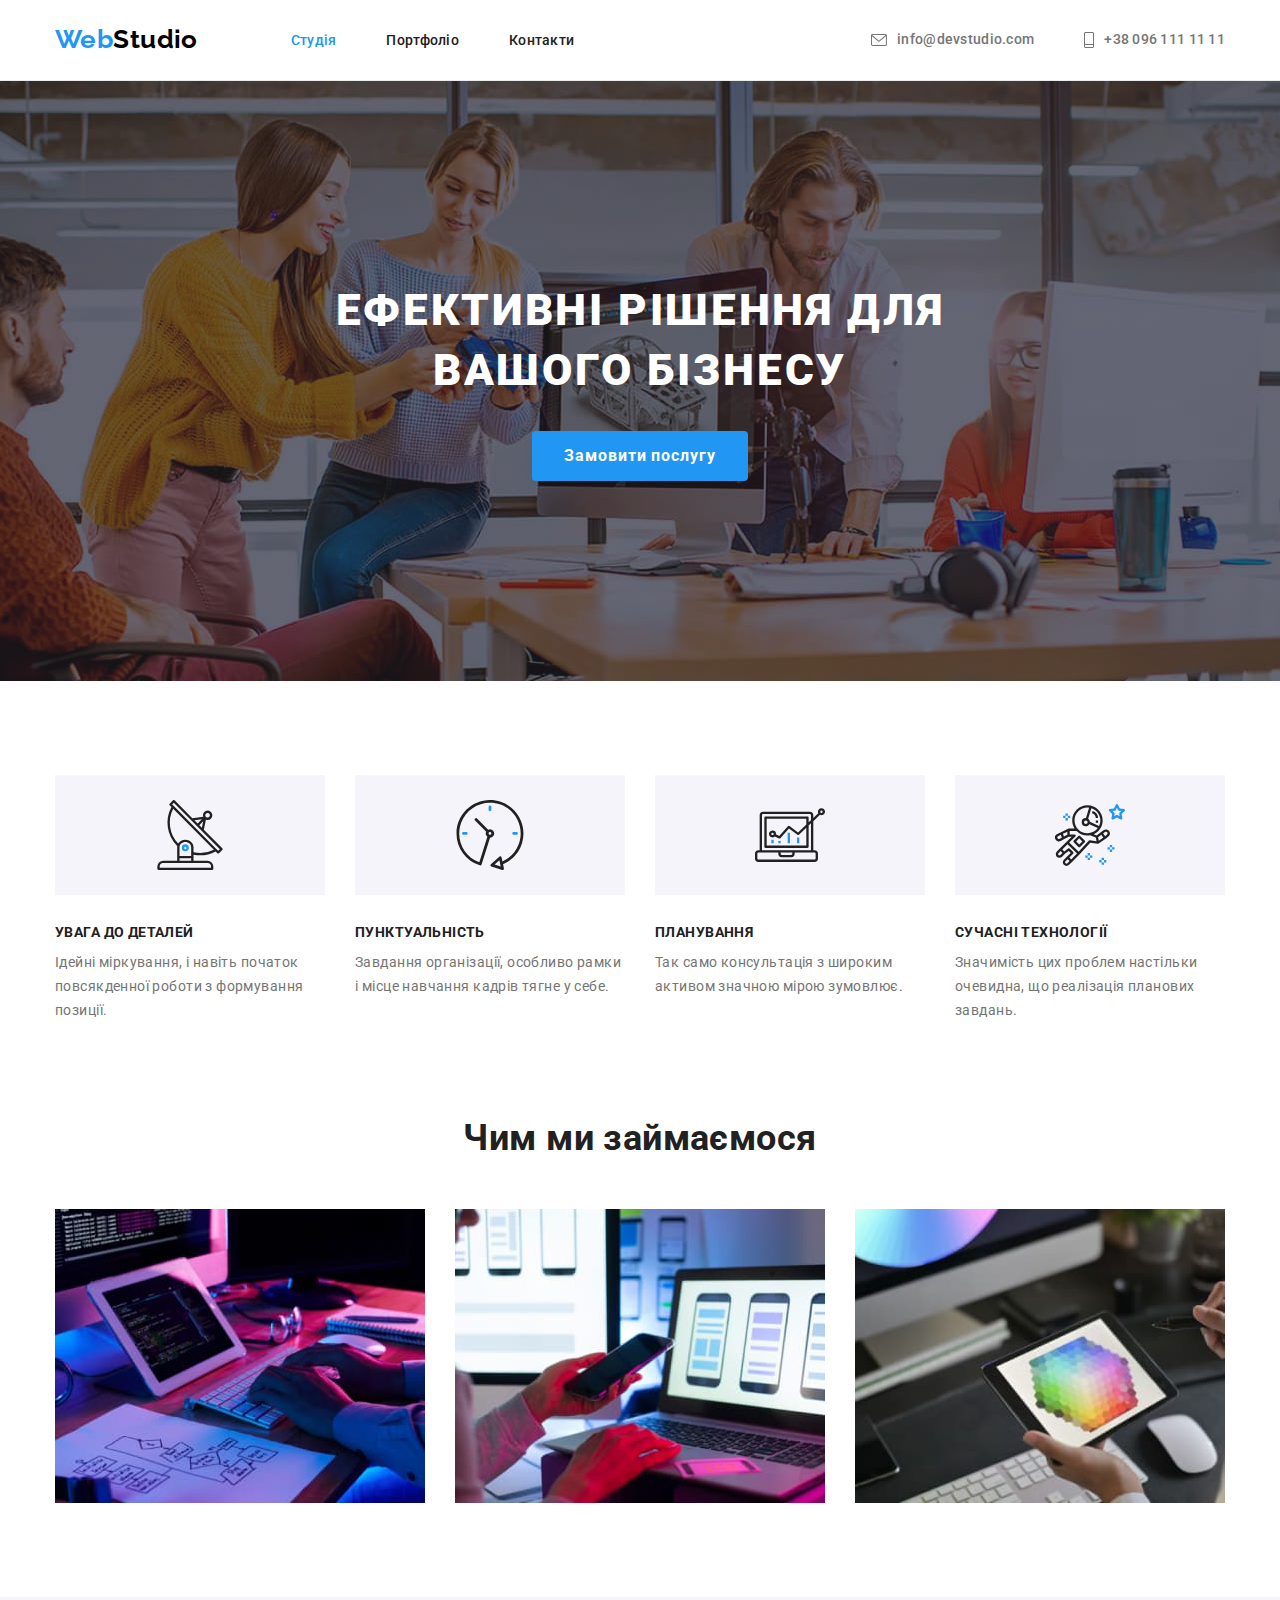
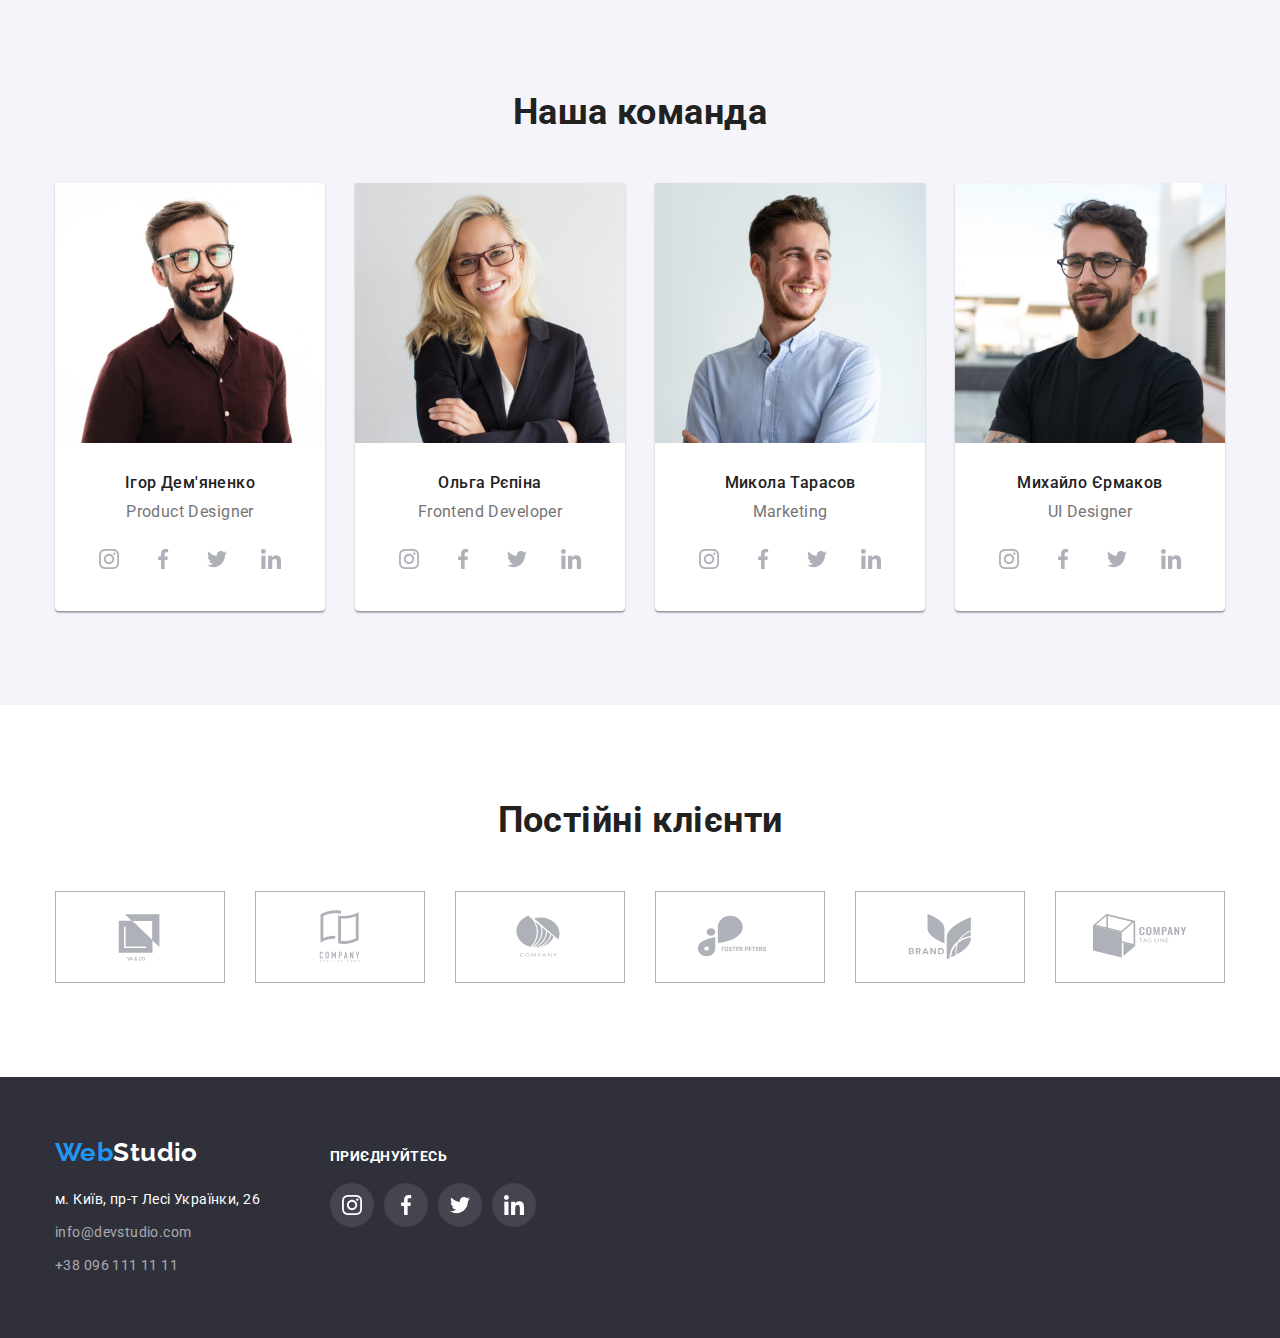
<file: index.html>
<!DOCTYPE html>
<html lang="en">
  <head>
    <meta charset="UTF-8" />
    <meta http-equiv="X-UA-Compatible" content="IE=edge" />
    <meta name="viewport" content="width=device-width, initial-scale=1.0" />

    <link rel="preconnect" href="https://fonts.googleapis.com" />
    <link rel="preconnect" href="https://fonts.gstatic.com" crossorigin />
    <link
      href="https://fonts.googleapis.com/css2?family=Raleway:wght@700&family=Roboto:wght@400;500;700;900&display=swap"
      rel="stylesheet"
    />
    <title>Студія</title>
    <!--modern normalize-->
    <link
      rel="stylesheet"
      href="https://cdnjs.cloudflare.com/ajax/libs/modern-normalize/1.1.0/modern-normalize.min.css"
    />
    <link rel="stylesheet" href="./css/styles.css" />
    <link rel="preconnect" href="https://fonts.gstatic.com" />
  </head>
  <body>
    <header>
      <div class="container heder-container">
        <nav class="header-nav">
          <a href="./index.html" class="logo logo-header-menu link">
            <!--ссылка на возврат в начало страницы-->
            Web<span class="header-logo-span link">Studio</span>
          </a>
          <ul class="header-nav-menu">
            <!--список ссылок навигации по сайту-->
            <li><a href="./index.html" class="header-menu current link">Студія</a></li>
            <li><a href="./portfolio.html" class="header-menu link">Портфоліо</a></li>
            <li><a href="" class="header-menu link">Контакти</a></li>
          </ul>
        </nav>
        <!--список контактов-->
        <ul class="header-mail-tel">
          <li class="header-contact-list">
            <a href="mailto:info@devstudio.com" class="header-contacts mail link">
              <svg aria-label="icon mail" class="icon-header" width="16" height="12">
                <use href="./images/svg/sprite.svg#icon-mail"></use>
              </svg>
              info@devstudio.com</a
            >
          </li>
          <li class="header-contact-list">
            <a href="tel:+380961111111" class="header-contacts link">
              <svg aria-label="icon tel" class="icon-header" width="10" height="16">
                <use href="./images/svg/sprite.svg#icon-tel"></use>
              </svg>
              +38 096 111 11 11</a
            >
          </li>
        </ul>
      </div>
    </header>
    <main>
      <!--герой-->
      <section class="hero">
        <div class="container">
          <h1 class="hero-title">Ефективні рішення для вашого бізнесу</h1>
          <button type="button" class="btn-alternative">Замовити послугу</button>
          <!--кнопка з посиланням-->
        </div>
      </section>
      <!--список переваг або особливостей-->
      <section class="especially">
        <div class="container">
          <h2 class="title visually-hidden">Наші особливості</h2>
          <!--позже спрячем чтобы на странице не было видно этого заголовка-->
          <ul class="especially-bloсk">
            <li class="especially-card icon-antenna">
              <h3 class="title">Увага до деталей</h3>
              <p class="text">
                Ідейні міркування, і навіть початок повсякденної роботи з формування позиції.
              </p>
            </li>
            <li class="especially-card icon-clok">
              <h3 class="title">Пунктуальність</h3>
              <p class="text">
                Завдання організації, особливо рамки і місце навчання кадрів тягне у себе.
              </p>
            </li>
            <li class="especially-card icon-diagram">
              <h3 class="title">Планування</h3>
              <p class="text">Так само консультація з широким активом значною мірою зумовлює.</p>
            </li>
            <li class="especially-card icon-astronavt">
              <h3 class="title">Сучасні технології</h3>
              <p class="text">
                Значимість цих проблем настільки очевидна, що реалізація планових завдань.
              </p>
            </li>
          </ul>
        </div>
      </section>
      <!--Чим ми займаємося-->
      <section class="made">
        <div class="container">
          <h2 class="title-section">Чим ми займаємося</h2>
          <ul class="made-cards">
            <li class="made-pfoto">
              <img src="./images/box1.jpg" alt="ноутбук та девайс" width="370" />
            </li>
            <li class="made-pfoto">
              <img src="./images/box2.jpg" alt="ноутбук та девайс" width="370" />
            </li>
            <li class="made-pfoto">
              <img src="./images/box3.jpg" alt="ноутбук та девайс" width="370" />
            </li>
          </ul>
        </div>
      </section>
      <!--Наша команда-->
      <section class="team">
        <div class="container">
          <h2 class="title-section">Наша команда</h2>
          <ul class="team-cards">
            <li class="team-employees">
              <img src="./images/ihor.jpg" alt="фото Ігор Дем'яненко" width="270" />
              <div class="team-cards-title">
                <h3 class="title">Ігор Дем'яненко</h3>
                <p class="text">Product Designer</p>
                <ul class="social-list">
                  <li class="social-list-item">
                    <a href="#" class="social-list-link">
                      <svg
                        aria-label="icon instagram"
                        class="social-list-icon"
                        width="20"
                        height="20"
                      >
                        <use href="./images/svg/sprite.svg#icon-instagram"></use>
                      </svg>
                    </a>
                  </li>
                  <li class="social-list-item">
                    <a href="#" class="social-list-link">
                      <svg
                        aria-label="icon facebook"
                        class="social-list-icon"
                        width="20"
                        height="20"
                      >
                        <use href="./images/svg/sprite.svg#icon-facebook"></use>
                      </svg>
                    </a>
                  </li>
                  <li class="social-list-item">
                    <a href="#" class="social-list-link">
                      <svg
                        aria-label="icon twitter"
                        class="social-list-icon"
                        width="20"
                        height="20"
                      >
                        <use href="./images/svg/sprite.svg#icon-twitter"></use>
                      </svg>
                    </a>
                  </li>
                  <li class="social-list-item">
                    <a href="#" class="social-list-link">
                      <svg
                        aria-label="icon linkedin"
                        class="social-list-icon"
                        width="20"
                        height="20"
                      >
                        <use href="./images/svg/sprite.svg#icon-linkedin"></use>
                      </svg>
                    </a>
                  </li>
                </ul>
              </div>
            </li>
            <li class="team-employees">
              <img src="./images/olga.jpg" alt="фото Ольга Рєпіна" width="270" />
              <div class="team-cards-title">
                <h3 class="title">Ольга Рєпіна</h3>
                <p class="text">Frontend Developer</p>
                <ul class="social-list">
                  <li class="social-list-item">
                    <a href="#" class="social-list-link">
                      <svg
                        aria-label="icon instagram"
                        class="social-list-icon"
                        width="20"
                        height="20"
                      >
                        <use href="./images/svg/sprite.svg#icon-instagram"></use>
                      </svg>
                    </a>
                  </li>
                  <li class="social-list-item">
                    <a href="#" class="social-list-link">
                      <svg
                        aria-label="icon facebook"
                        class="social-list-icon"
                        width="20"
                        height="20"
                      >
                        <use href="./images/svg/sprite.svg#icon-facebook"></use>
                      </svg>
                    </a>
                  </li>
                  <li class="social-list-item">
                    <a href="#" class="social-list-link">
                      <svg
                        aria-label="icon twitter"
                        class="social-list-icon"
                        width="20"
                        height="20"
                      >
                        <use href="./images/svg/sprite.svg#icon-twitter"></use>
                      </svg>
                    </a>
                  </li>
                  <li class="social-list-item">
                    <a href="#" class="social-list-link">
                      <svg
                        aria-label="icon linkedin"
                        class="social-list-icon"
                        width="20"
                        height="20"
                      >
                        <use href="./images/svg/sprite.svg#icon-linkedin"></use>
                      </svg>
                    </a>
                  </li>
                </ul>
              </div>
            </li>
            <li class="team-employees">
              <img src="./images/mykola.jpg" alt="фото Микола Тарасов" width="270" />
              <div class="team-cards-title">
                <h3 class="title">Микола Тарасов</h3>
                <p class="text">Marketing</p>
                <ul class="social-list">
                  <li class="social-list-item">
                    <a href="#" class="social-list-link">
                      <svg
                        aria-label="icon instagram"
                        class="social-list-icon"
                        width="20"
                        height="20"
                      >
                        <use href="./images/svg/sprite.svg#icon-instagram"></use>
                      </svg>
                    </a>
                  </li>
                  <li class="social-list-item">
                    <a href="#" class="social-list-link">
                      <svg
                        aria-label="icon facebook"
                        class="social-list-icon"
                        width="20"
                        height="20"
                      >
                        <use href="./images/svg/sprite.svg#icon-facebook"></use>
                      </svg>
                    </a>
                  </li>
                  <li class="social-list-item">
                    <a href="#" class="social-list-link">
                      <svg
                        aria-label="icon twitter"
                        class="social-list-icon"
                        width="20"
                        height="20"
                      >
                        <use href="./images/svg/sprite.svg#icon-twitter"></use>
                      </svg>
                    </a>
                  </li>
                  <li class="social-list-item">
                    <a href="#" class="social-list-link">
                      <svg
                        aria-label="icon linkedin"
                        class="social-list-icon"
                        width="20"
                        height="20"
                      >
                        <use href="./images/svg/sprite.svg#icon-linkedin"></use>
                      </svg>
                    </a>
                  </li>
                </ul>
              </div>
            </li>
            <li class="team-employees">
              <img src="./images/myhailo.jpg" alt="фото Михайло Єрмаков" width="270" />
              <div class="team-cards-title">
                <h3 class="title">Михайло Єрмаков</h3>
                <p class="text">UI Designer</p>
                <ul class="social-list">
                  <li class="social-list-item">
                    <a href="#" class="social-list-link">
                      <svg
                        aria-label="icon instagram"
                        class="social-list-icon"
                        width="20"
                        height="20"
                      >
                        <use href="./images/svg/sprite.svg#icon-instagram"></use>
                      </svg>
                    </a>
                  </li>
                  <li class="social-list-item">
                    <a href="#" class="social-list-link">
                      <svg
                        aria-label="icon facebook"
                        class="social-list-icon"
                        width="20"
                        height="20"
                      >
                        <use href="./images/svg/sprite.svg#icon-facebook"></use>
                      </svg>
                    </a>
                  </li>
                  <li class="social-list-item">
                    <a href="#" class="social-list-link">
                      <svg
                        aria-label="icon twitter"
                        class="social-list-icon"
                        width="20"
                        height="20"
                      >
                        <use href="./images/svg/sprite.svg#icon-twitter"></use>
                      </svg>
                    </a>
                  </li>
                  <li class="social-list-item">
                    <a href="#" class="social-list-link">
                      <svg
                        aria-label="icon linkedin"
                        class="social-list-icon"
                        width="20"
                        height="20"
                      >
                        <use href="./images/svg/sprite.svg#icon-linkedin"></use>
                      </svg>
                    </a>
                  </li>
                </ul>
              </div>
            </li>
          </ul>
        </div>
      </section>
      <!--постійні клієнти-->
      <section class="client">
        <div class="container">
          <h2 class="client-title">Постійні клієнти</h2>
          <ul class="client-list">
            <li class="client-list-item">
              <a href="" class="client-list-link">
                <svg aria-label="icon client 1" class="client-list-icon">
                  <use href="./images/svg/sprite.svg#icon-Logo1"></use>
                </svg>
              </a>
            </li>
            <li class="client-list-item">
              <a href="" class="client-list-link">
                <svg aria-label="icon client 2" class="client-list-icon">
                  <use href="./images/svg/sprite.svg#icon-Logo2"></use>
                </svg>
              </a>
            </li>
            <li class="client-list-item">
              <a href="" class="client-list-link">
                <svg aria-label="icon client 3" class="client-list-icon">
                  <use href="./images/svg/sprite.svg#icon-Logo3"></use>
                </svg>
              </a>
            </li>
            <li class="client-list-item">
              <a href="" class="client-list-link">
                <svg aria-label="icon client 4" class="client-list-icon">
                  <use href="./images/svg/sprite.svg#icon-Logo4"></use>
                </svg>
              </a>
            </li>
            <li class="client-list-item">
              <a href="" class="client-list-link">
                <svg aria-label="icon client 5" class="client-list-icon">
                  <use href="./images/svg/sprite.svg#icon-Logo5"></use>
                </svg>
              </a>
            </li>
            <li class="client-list-item">
              <a href="" class="client-list-link">
                <svg aria-label="icon client 6" class="client-list-icon">
                  <use href="./images/svg/sprite.svg#icon-Logo6"></use>
                </svg>
              </a>
            </li>
          </ul>
        </div>
      </section>
    </main>
    <footer class="footer">
      <!--тег addres-->
      <div class="container footer-block">
        <div class="footer-block-logo-address">
          <a href="./index.html" class="logo link">
            Web<span class="footer-logo link">Studio</span></a
          >
          <address>
            <ul>
              <li class="footer-address-list">
                <a
                  href="https://goo.gl/maps/6emUorHh679U21bC7"
                  target="_blank"
                  rel="noopener nofollow noreferrer"
                  class="footer-address link"
                  >м. Київ, пр-т Лесі Українки, 26</a
                ><!--поставила для rel все три атрибута ШОБ надежнее )))-->
              </li>
              <li class="footer-address-list">
                <a href="mailto:info@devstudio.com" class="footer-contacts mail link"
                  >info@devstudio.com</a
                >
              </li>
              <li class="footer-address-list without-margin">
                <a href="tel:+380961111111" class="footer-contacts link">+38 096 111 11 11</a>
              </li>
            </ul>
          </address>
        </div>
        <div class="footer-block-social">
          <p class="footer-title">Приєднуйтесь</p>
          <ul class="social-list">
            <li class="social-list-item">
              <a href="#" class="social-list-link footer">
                <svg
                  aria-label="icon instagram"
                  class="social-list-icon footer"
                  width="20"
                  height="20"
                >
                  <use href="./images/svg/sprite.svg#icon-instagram"></use>
                </svg>
              </a>
            </li>
            <li class="social-list-item">
              <a href="#" class="social-list-link footer">
                <svg
                  aria-label="icon facebook"
                  class="social-list-icon footer"
                  width="20"
                  height="20"
                >
                  <use href="./images/svg/sprite.svg#icon-facebook"></use>
                </svg>
              </a>
            </li>
            <li class="social-list-item">
              <a href="#" class="social-list-link footer">
                <svg
                  aria-label="icon twitter"
                  class="social-list-icon footer"
                  width="20"
                  height="20"
                >
                  <use href="./images/svg/sprite.svg#icon-twitter"></use>
                </svg>
              </a>
            </li>
            <li class="social-list-item">
              <a href="#" class="social-list-link footer">
                <svg
                  aria-label="icon linkedin"
                  class="social-list-icon footer"
                  width="20"
                  height="20"
                >
                  <use href="./images/svg/sprite.svg#icon-linkedin"></use>
                </svg>
              </a>
            </li>
          </ul>
        </div>
      </div>
    </footer>
  </body>
</html>
</file>
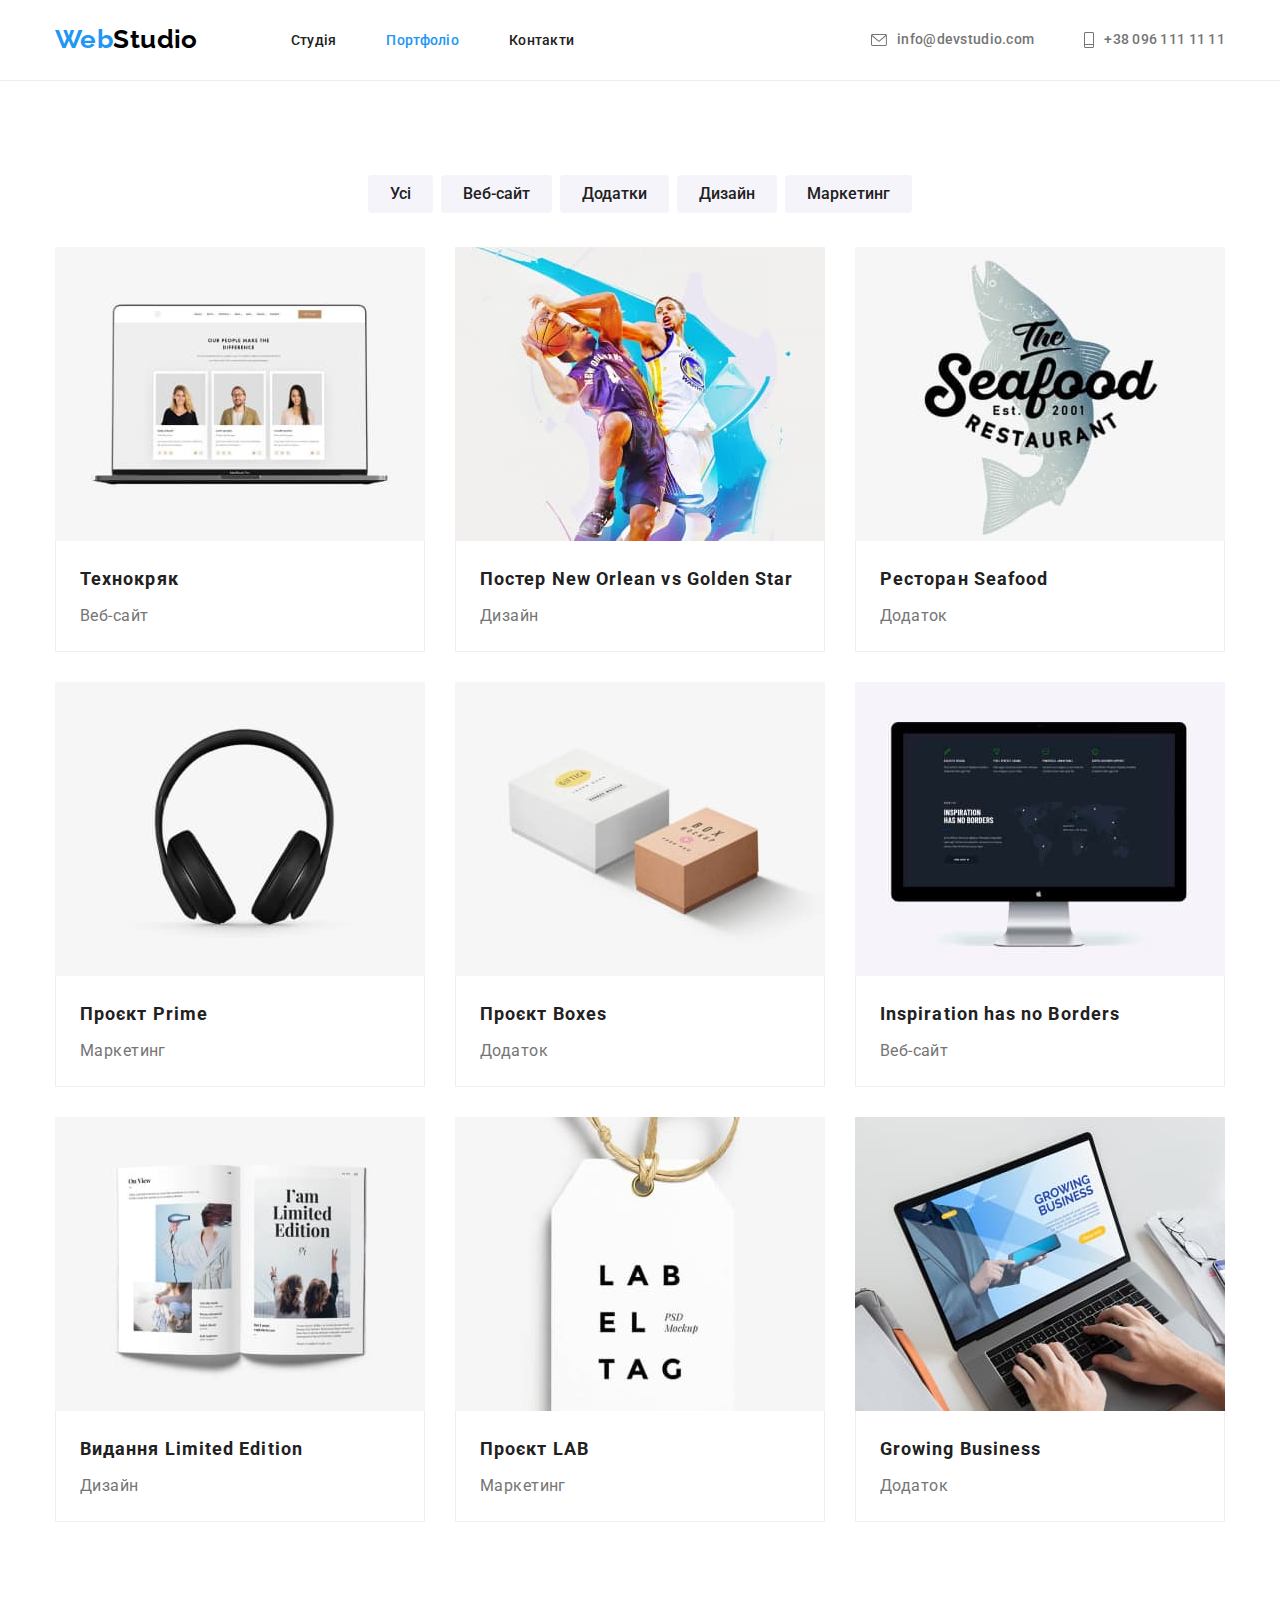
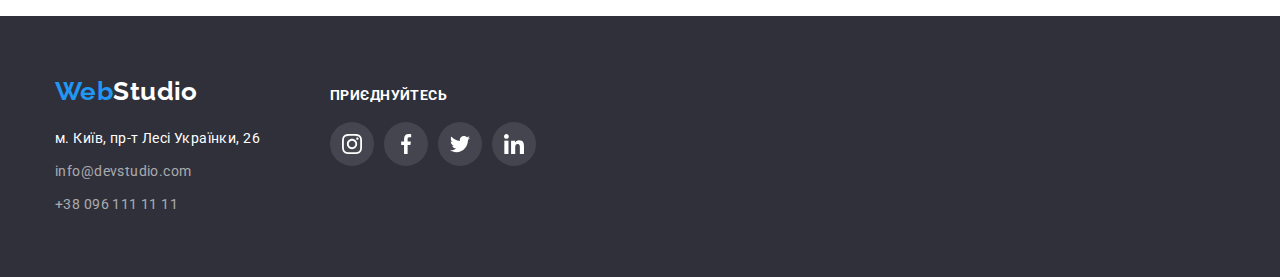
<file: portfolio.html>
<!DOCTYPE html>
<html lang="en">
  <head>
    <meta charset="UTF-8" />
    <meta http-equiv="X-UA-Compatible" content="IE=edge" />
    <meta name="viewport" content="width=device-width, initial-scale=1.0" />
    <link rel="preconnect" href="https://fonts.googleapis.com" />
    <link rel="preconnect" href="https://fonts.gstatic.com" crossorigin />
    <link
      href="https://fonts.googleapis.com/css2?family=Raleway:wght@700&family=Roboto:wght@400;500;700;900&display=swap"
      rel="stylesheet"
    />
    <title>Портфоліо</title>
    <!--modern normalize-->
    <link
      rel="stylesheet"
      href="https://cdnjs.cloudflare.com/ajax/libs/modern-normalize/1.1.0/modern-normalize.min.css"
    />
    <link rel="stylesheet" href="./css/styles.css" />
  </head>
  <body>
    <header>
      <div class="container heder-container">
        <nav class="header-nav">
          <a href="./index.html" class="logo logo-header-menu link">
            <!--ссылка на возврат в начало страницы-->
            Web<span class="header-logo-span link">Studio</span>
          </a>
          <ul class="header-nav-menu">
            <!--список ссылок навигации по сайту-->
            <li><a href="./index.html" class="header-menu link">Студія</a></li>
            <li><a href="./portfolio.html" class="header-menu current link">Портфоліо</a></li>
            <li><a href="" class="header-menu link">Контакти</a></li>
          </ul>
        </nav>
        <!--список контактов-->
        <ul class="header-mail-tel">
          <li class="header-contact-list">
            <a href="mailto:info@devstudio.com" class="header-contacts mail link">
              <svg aria-label="icon mail" class="icon-header" width="16" height="12">
                <use href="./images/svg/sprite.svg#icon-mail"></use>
              </svg>
              info@devstudio.com</a
            >
          </li>
          <li class="header-contact-list">
            <a href="tel:+380961111111" class="header-contacts link">
              <svg aria-label="icon tel" class="icon-header" width="10" height="16">
                <use href="./images/svg/sprite.svg#icon-tel"></use>
              </svg>
              +38 096 111 11 11</a
            >
          </li>
        </ul>
      </div>
    </header>
    <main>
      <!--фильтр-->
      <section class="portfolio">
        <!--заголовок не будет отображатся на странице-->
        <h1 class="visually-hidden">Портфоліо</h1>
        <div class="container">
          <ul class="btn portfolio">
            <li><button type="button" class="btn-prim">Усі</button></li>
            <li><button type="button" class="btn-prim">Веб-сайт</button></li>
            <li><button type="button" class="btn-prim">Додатки</button></li>
            <li><button type="button" class="btn-prim">Дизайн</button></li>
            <li><button type="button" class="btn-prim">Маркетинг</button></li>
          </ul>
          <!--portfolio-->
          <ul class="portfolio-cards-list">
            <li class="portfolio-cards-list-item">
              <a class="portfolio-cards-list-link link" href="">
                <img
                  src="./images/portfolio/img11.jpg"
                  alt="Приклад сторінки веб-сайту"
                  width="370"
                  height="290"
                />
                <div class="portfolio-cards-title">
                  <h2 class="title">Технокряк</h2>
                  <p class="text">Веб-сайт</p>
                </div>
              </a>
            </li>
            <li class="portfolio-cards-list-item">
              <a class="portfolio-cards-list-link link" href="">
                <img
                  src="./images/portfolio/img12.jpg"
                  alt="Постер New Orlean vs Golden Star"
                  width="370"
                  height="290"
                />
                <div class="portfolio-cards-title">
                  <h2 class="title">Постер New Orlean vs Golden Star</h2>
                  <p class="text">Дизайн</p>
                </div>
              </a>
            </li>
            <li class="portfolio-cards-list-item">
              <a class="portfolio-cards-list-link link" href="">
                <img
                  src="./images/portfolio/img13.jpg"
                  alt="Лого ресторану Seafood"
                  width="370"
                  height="290"
                />
                <div class="portfolio-cards-title">
                  <h2 class="title">Ресторан Seafood</h2>
                  <p class="text">Додаток</p>
                </div>
              </a>
            </li>
            <li class="portfolio-cards-list-item">
              <a class="portfolio-cards-list-link link" href="">
                <img src="./images/portfolio/img21.jpg" alt="навушники" width="370" height="290" />
                <div class="portfolio-cards-title">
                  <h2 class="title">Проєкт Prime</h2>
                  <p class="text">Маркетинг</p>
                </div>
              </a>
            </li>
            <li class="portfolio-cards-list-item">
              <a class="portfolio-cards-list-link link" href="">
                <img
                  src="./images/portfolio/img22.jpg"
                  alt="Дві коробки біла та бежева"
                  width="370"
                  height="290"
                />
                <div class="portfolio-cards-title">
                  <h2 class="title">Проєкт Boxes</h2>
                  <p class="text">Додаток</p>
                </div>
              </a>
            </li>
            <li class="portfolio-cards-list-item">
              <a class="portfolio-cards-list-link link" href="">
                <img
                  src="./images/portfolio/img23.jpg"
                  alt="Монітор з прикладом веб-сайту"
                  width="370"
                  height="290"
                />
                <div class="portfolio-cards-title">
                  <h2 class="title">Inspiration has no Borders</h2>
                  <p class="text">Веб-сайт</p>
                </div>
              </a>
            </li>
            <li class="portfolio-cards">
              <a class="portfolio-cards-list-link link" href="">
                <img
                  src="./images/portfolio/img31.jpg"
                  alt="Розгорнута сторінка журналу Limited Edition"
                  width="370"
                  height="290"
                />
                <div class="portfolio-cards-title">
                  <h2 class="title">Видання Limited Edition</h2>
                  <p class="text">Дизайн</p>
                </div>
              </a>
            </li>
            <li class="portfolio-cards">
              <a class="portfolio-cards-list-link link" href="">
                <img
                  src="./images/portfolio/img32.jpg"
                  alt="Біла етикетка з написом Lab el tag"
                  width="370"
                  height="290"
                />
                <div class="portfolio-cards-title">
                  <h2 class="title">Проєкт LAB</h2>
                  <p class="text">Маркетинг</p>
                </div>
              </a>
            </li>
            <li class="portfolio-cards">
              <a class="portfolio-cards-list-link link" href="">
                <img
                  src="./images/portfolio/img33.jpg"
                  alt="Відкритий ноутбук"
                  width="370"
                  height="290"
                />
                <div class="portfolio-cards-title">
                  <h2 class="title">Growing Business</h2>
                  <p class="text">Додаток</p>
                </div>
              </a>
            </li>
          </ul>
        </div>
      </section>
    </main>
    <footer class="footer">
      <!--тег addres-->
      <div class="container footer-block">
        <div class="footer-block-logo-address">
          <a href="./index.html" class="logo link">
            Web<span class="footer-logo link">Studio</span></a
          >
          <address>
            <ul>
              <li class="footer-address-list">
                <a
                  href="https://goo.gl/maps/6emUorHh679U21bC7"
                  target="_blank"
                  rel="noopener nofollow noreferrer"
                  class="footer-address link"
                  >м. Київ, пр-т Лесі Українки, 26</a
                ><!--поставила для rel все три атрибута ШОБ надежнее )))-->
              </li>
              <li class="footer-address-list">
                <a href="mailto:info@devstudio.com" class="footer-contacts mail link"
                  >info@devstudio.com</a
                >
              </li>
              <li class="footer-address-list without-margin">
                <a href="tel:+380961111111" class="footer-contacts link">+38 096 111 11 11</a>
              </li>
            </ul>
          </address>
        </div>
        <div class="footer-block-social">
          <p class="footer-title">Приєднуйтесь</p>
          <ul class="social-list">
            <li class="social-list-item">
              <a href="#" class="social-list-link footer">
                <svg
                  aria-label="icon instagram"
                  class="social-list-icon footer"
                  width="20"
                  height="20"
                >
                  <use href="./images/svg/sprite.svg#icon-instagram"></use>
                </svg>
              </a>
            </li>
            <li class="social-list-item">
              <a href="#" class="social-list-link footer">
                <svg
                  aria-label="icon facebook"
                  class="social-list-icon footer"
                  width="20"
                  height="20"
                >
                  <use href="./images/svg/sprite.svg#icon-facebook"></use>
                </svg>
              </a>
            </li>
            <li class="social-list-item">
              <a href="#" class="social-list-link footer">
                <svg
                  aria-label="icon twitter"
                  class="social-list-icon footer"
                  width="20"
                  height="20"
                >
                  <use href="./images/svg/sprite.svg#icon-twitter"></use>
                </svg>
              </a>
            </li>
            <li class="social-list-item">
              <a href="#" class="social-list-link footer">
                <svg
                  aria-label="icon linkedin"
                  class="social-list-icon footer"
                  width="20"
                  height="20"
                >
                  <use href="./images/svg/sprite.svg#icon-linkedin"></use>
                </svg>
              </a>
            </li>
          </ul>
        </div>
      </div>
    </footer>
  </body>
</html>
</file>
<file: css/styles.css>
:root {
    --text-primary-color: #212121;
    --text-color: #757575;
    --accent-color: #2196f3;
    --white-color: #fff;
    --btn-prim-color: #F5F4FA;
    --footer-color: #2F303A;
    --header-logo-color: #000;
    --footer-contacts-color: rgba(255, 255, 255, 0.6);
    --header-border-color: #ECECEC;
    --border-portfolio-color: #EEEEEE;
    /*--btn-alternative-hover-color:
      
      #188CE8; */
      --icon-color:#AFB1B8;
      --footer-link-color: #ffffff1a;
}
body{
    font-family: Roboto, sans-serif;
    background-color: var(--white-color);
    color: var(--text-primary-color);
    font-size: 14px;
    letter-spacing: 0.03em;
}
h1,h2,h3,h4,p{
    margin: 0;
}
img{
    display: block;
    max-width: 100%;
    height: auto;
}
/*убирает маркеры возле ненумер списков*/
ul{
    list-style: none;
    margin: 0;
    padding-left: 0;
}
.link{
    text-decoration: none;
}
section{
    padding-top: 94px;
    padding-bottom: 94px;
}
.container {
    /* outline: 2px solid gold; */
    width: 1200px;
    padding: 0 15px;
    margin: 0 auto;
}
button {
    /*font-family: inherit; принудительное унаследование от боди для кнопок*/
    cursor: pointer; /*курсор ладонь*/
    display: block;
    border: none;
    border-radius: 4px;
}
.visually-hidden {
    position: absolute;
    white-space: nowrap;
    width: 1px;
    height: 1px;
    overflow: hidden;
    border: 0;
    padding: 0;
    clip: rect(0 0 0 0);
    clip-path: inset(50%);
    margin: -1px;
}
/*======= верхний лог о======*/
.logo {

    color: var(--accent-color);
    font-family: Raleway, sans-serif;
    font-weight: 700;
    font-size: 26px;
    line-height: 1.19;
}

.logo-header-menu {
    margin-right: 93px;
    padding-top: 24px;
    padding-bottom: 25px;
}

.header-logo-span {
    color: var(--header-logo-color);
}
/*============= верхняя менюшка  ============*/
/* .header-nav{
    outline: 2px solid rgb(95, 29, 201);
} */

.heder-container,
.header-nav,
.header-nav-menu,
.header-mail-tel {
    display: flex;
    align-items: center;
}
.header-nav-menu{
    column-gap: 50px;
}
.header-menu,
.header-contacts{
    padding-top: 32px;
    padding-bottom: 32px;
}
/*вариант как отодвинуть майл и тел вправо
.heder-container{
    justify-content: space-between;
}*/
.header-mail-tel {
    margin-left: auto;
    gap: 50px;
}
/*.header-contacts.mail {
       margin-left: auto;  не сработал
}*/
/*nav a href*/
.header-menu{
    color: var(--text-primary-color);
    font-weight: 500;
    line-height: 1.14;
    letter-spacing: 0.02em; 
}
/*активная страница сайта*/
.header-menu.current{
 color: var(--accent-color);
}
.header-menu:hover,
.header-menu:focus{
    color: var(--accent-color);
}
.header-contacts{
    display: flex;
    align-items: center;
    /* color: inherit; */
    color: var(--text-color);
    font-weight: 500;
    line-height: 1.14;
    letter-spacing: 0.02em;
}
.header-contacts:hover,
.header-contacts:focus {
    color: var(--accent-color);
 }
/*.header-contacts:hover .icon-header,
.header-contacts:focus .icon-header{
       fill: var(--accent-color);
} */
.icon-header{  
    /* fill: var(--icon-color); */
    fill: currentColor;
    margin-right: 10px;
}
header{
    border-bottom: 1px solid var(--header-border-color);
}
/*=============== hero =========================*/
.hero {
    background-image:linear-gradient(rgba(47, 48, 58, 0.4), rgba(47, 48, 58, 0.4)),/*не работает*/
    url(../images/hero.jpg);
    background-color: #C4C4C4;
    background-repeat: no-repeat;
    background-position: center; 
    background-size: cover;
       
    max-width: 1600px;
    height: 600px;
    margin-left: auto;
    margin-right: auto;
    text-align: center;
    padding: 200px 0;
}
.hero-title{
    margin: 0 auto;
    margin-bottom: 30px;
    
    color: var(--white-color);

    width: 696px;
    
    font-weight: 900;
    font-size: 44px;
    line-height: 1.36;
   
    letter-spacing: 0.06em;
    text-transform: uppercase;
    
}
/*кнопка героя*/
.btn-alternative{
    display: inline-block;
    min-width: 216px;
    padding: 10px 32px;
    
    color: var(--white-color);
    background-color: var(--accent-color);
    
    font-weight: 700;
    font-size: 16px;
    line-height: 1.88;
    letter-spacing: 0.06em;
}
.btn-alternative:focus,
.btn-alternative:hover{
    background:#188CE8;
    box-shadow: 0px 4px 4px rgba(0, 0, 0, 0.15);
    
}
/*studio and portfolio*/
/*h3*/
.title{
    color: var(--text-primary-color);
}
/*p*/
.text{
    color: var(--text-color);
}

/*h2*/
.especially .title-section,
.made .title-section,
.team .title-section{
    font-weight: 700;
    font-size: 36px;
    line-height: 1.17;
    text-align: center;
}
.made .title-section{
    margin-bottom: 50px;
}
/*================= особливості =================*/

/*ul*/
.especially-bloсk {
    display: flex;
    flex-wrap: wrap;
    gap: 30px;
}
/*li*/
.especially-card {
    flex-basis: calc((100% - 90px) / 4);
}
.especially-card::before{
    display: block;
    content: "";
    height: 120px;
       
    background-size: 70px;
    background-repeat: no-repeat;
    background-position: center;
    background-color: var(--btn-prim-color) ;
}
.icon-antenna::before{
    background-image: url(../images/svg/antenna.svg);
}
.icon-clok::before{
    background-image: url(../images/svg/clock.svg);
}
.icon-diagram::before {
    background-image: url(../images/svg/diagram.svg);
}
.icon-astronavt::before {
    background-image: url(../images/svg/astronaut.svg);
}
/*h3*/
.especially .title{
    margin-bottom: 10px;
    margin-top: 30px;
    font-weight: 700;
    font-size: 14px; 
    line-height: 1.14;
    text-transform: uppercase;
}
/*p*/
.especially .text {
    line-height: 1.71;
}
/*=============== made ================*/
.made{
    /* background-color: darkcyan; */
    padding-top: 0;
}

/*h2*/
.made .title-section,
.team .title-section {
    margin-bottom: 50px;
}
/*ul*/
.made-cards,
.team-cards
 {
    display: flex;
    flex-wrap: wrap;
    gap: 30px;
}
/*li*/
.made-pfoto {
    flex-basis: calc((100% - 60px) / 3);
}
/* ========================= команда ====================*/
.team {
    background-color: var(--btn-prim-color);
}

/*h2
/*ul выше описаны*/

/*li*/
.team-employees{
    flex-basis: calc( (100% - 90px ) / 4);
    box-shadow: 0px 1px 3px rgba(0, 0, 0, 0.12), 0px 1px 1px rgba(0, 0, 0, 0.14), 0px 2px 1px rgba(0, 0, 0, 0.2);
    border-radius: 0px 0px 4px 4px;
    background-color: var(--white-color);
}
.team-cards-title{
    padding-top: 30px;
    padding-bottom: 30px;
}
/*h3*/
.team .title{
    /* margin-top: 30px; */
    margin-bottom: 10px;
    font-weight: 500;
    font-size: 16px;
    line-height: 1.19;
    text-align: center; 
    }
/*p*/
.team .text{
    /* margin-bottom: 30px; */
    font-size: 16px;
    line-height: 1.19;
    text-align: center;
    margin-bottom: 16px;
}
 .social-list{
    display: flex;
    justify-content: center;
    column-gap: 10px;
}

.social-list-link{
   display: flex;
   align-items: center ;
   justify-content: center;
    width: 44px;
    height: 44px;
    border-radius: 50%;
    color: var(--icon-color);
    background-color: var(--white-color); 
}
/*при ховері на посилання - великий кружок- змінює колір*/
.social-list-link:hover,
.social-list-link:focus{
    background-color: var(--accent-color);
    color: var(--white-color);
}
/*прои ховері на ссилку (велике коло44х44) svg змінює колір
.social-list-link:hover .social-list-icon,
.social-list-link:focus .social-list-icon{
    fill: var(--white-color);
}*/

.social-list-icon{
    fill: currentColor;
}
/*=======================client==================*/
/*h2*/
.client-title{
    margin-bottom: 50px;

    font-weight: 700;
    font-size: 36px;
    line-height: 1.17;
    text-align: center;
    color: var(--text-primary-color);
}

/*ul*/
.client-list{
    display: flex;
    gap: 30px;
}
/*li*/
/* .client-list-item{
   
} */
/*a*/
.client-list-link{
    display: flex;
    width: 170px;
    height: 92px;
    border: 1px solid var(--icon-color);
    align-items: center;
    justify-content: center;
    color: var(--icon-color); /*+++*/
}
/*цвет и размер иконок по умолчанию*/
.client-list-icon{
    width: 106px;
    height: 60px;
    fill: currentColor;
    /* fill: var(--icon-color); */
}
.client-list-link:hover,
.client-list-link:focus{
    /* background-color: var(--accent-color) ; */
    color: var(--accent-color);
    border: 1px solid var(--accent-color);
}
/* .client-list-item:hover .client-list-icon,
.client-list-item:focus .client-list-icon{
    fill: var(--accent-color);
} */
/*----------------------portfolio------------*/
.btn.portfolio{
    margin-bottom: 34px;
}
.btn.portfolio{
    display: flex;
    justify-content: center;
    column-gap: 8px;
}
/*ul*/
.portfolio-cards-list{
    display: flex;
    flex-wrap: wrap;
    gap: 30px;
}
/*li*/
.portfolio-cards-list-item{
    flex-basis: calc((100% - 60px) / 3);
}
/*a====img++++div(h+p)*/
.portfolio-cards-list-link{
    display: block;/*чтоб сработал ховер и фокус на ссылку*/
}
.portfolio-cards-list-link:focus,
.portfolio-cards-list-link:hover{
    box-shadow: 0px 1px 1px rgba(0, 0, 0, 0.12), 0px 4px 4px 
    rgba(0, 0, 0, 0.06), 1px 4px 6px rgba(0, 0, 0, 0.16);
}
/*h2+p=div*/  
.portfolio-cards-title{
    padding: 20px 24px;
    border-bottom: 1px solid var(--border-portfolio-color);
    border-left: 1px solid var(--border-portfolio-color);
    border-right: 1px solid var(--border-portfolio-color);
}
/*h2*/
.portfolio .title{
    margin-bottom: 4px;
   
    font-weight: 700;
    font-size: 18px;
    line-height: 2;
    letter-spacing: 0.06em; 
}
/*p*/
.portfolio .text{
    font-size: 16px;
    line-height: 1.88;
}

/*============= кнопки портфолио =============*/ 
.btn-prim{
    display: inline-block; 
    padding: 6px 22px;
    

    color: var(--text-primary-color);
    background-color: var(--btn-prim-color);

    font-weight: 500;
    font-size: 16px;
    line-height: 1.63;
}
.btn-prim:hover,
.btn-prim:focus
{   color: var(--white-color);
    background-color: var(--accent-color);
    box-shadow: 0px 3px 1px rgba(0, 0, 0, 0.1), 
    0px 1px 2px rgba(0, 0, 0, 0.08), 0px 2px 2px rgba(0, 0, 0, 0.12);
    border-radius: 4px;
}
/*================ footer ================*/

footer{
    background-color: var(--footer-color);
    padding: 60px 0;
}
/* .footer .container {
   
} */
address {
    margin-top: 20px;
}
.footer-logo {
    color: var(--white-color);
}

.footer-address,
.footer-contacts{
    color: var(--white-color);
    /* font-weight: 400; */
    line-height: 1.71;
    font-style: normal;
}
.footer-contacts {
    color: var(--footer-contacts-color);
    
}
.footer-address-list{
    margin-bottom:  9px;
}
.without-margin{
     margin-bottom: 0;
}
.footer-address:hover,
.footer-address:focus,
.footer-contacts:hover,
.footer-contacts:focus {
    color: var(--accent-color);
}
/*p*/
.footer-title{
    margin-bottom: 18px;
    font-weight: 700;
    line-height: 1.14;
    text-transform: uppercase;
    color: var(--white-color)
}
/*общий блок футера*/
.footer-block{
    display: flex;
    align-items: baseline;
}
/*блок адрес*/
.footer-block-logo-address{
    margin-right: 70px;
}
.social-list-link.footer{
    background-color: var(--footer-link-color);
    color: var(--white-color);/*++*/
}
.social-list-icon.footer{
    fill: currentColor;
}
.social-list-link.footer:hover,
.social-list-link.footer:focus {
    background-color: var(--accent-color);
    color: var(--white-color);
}
</file>
